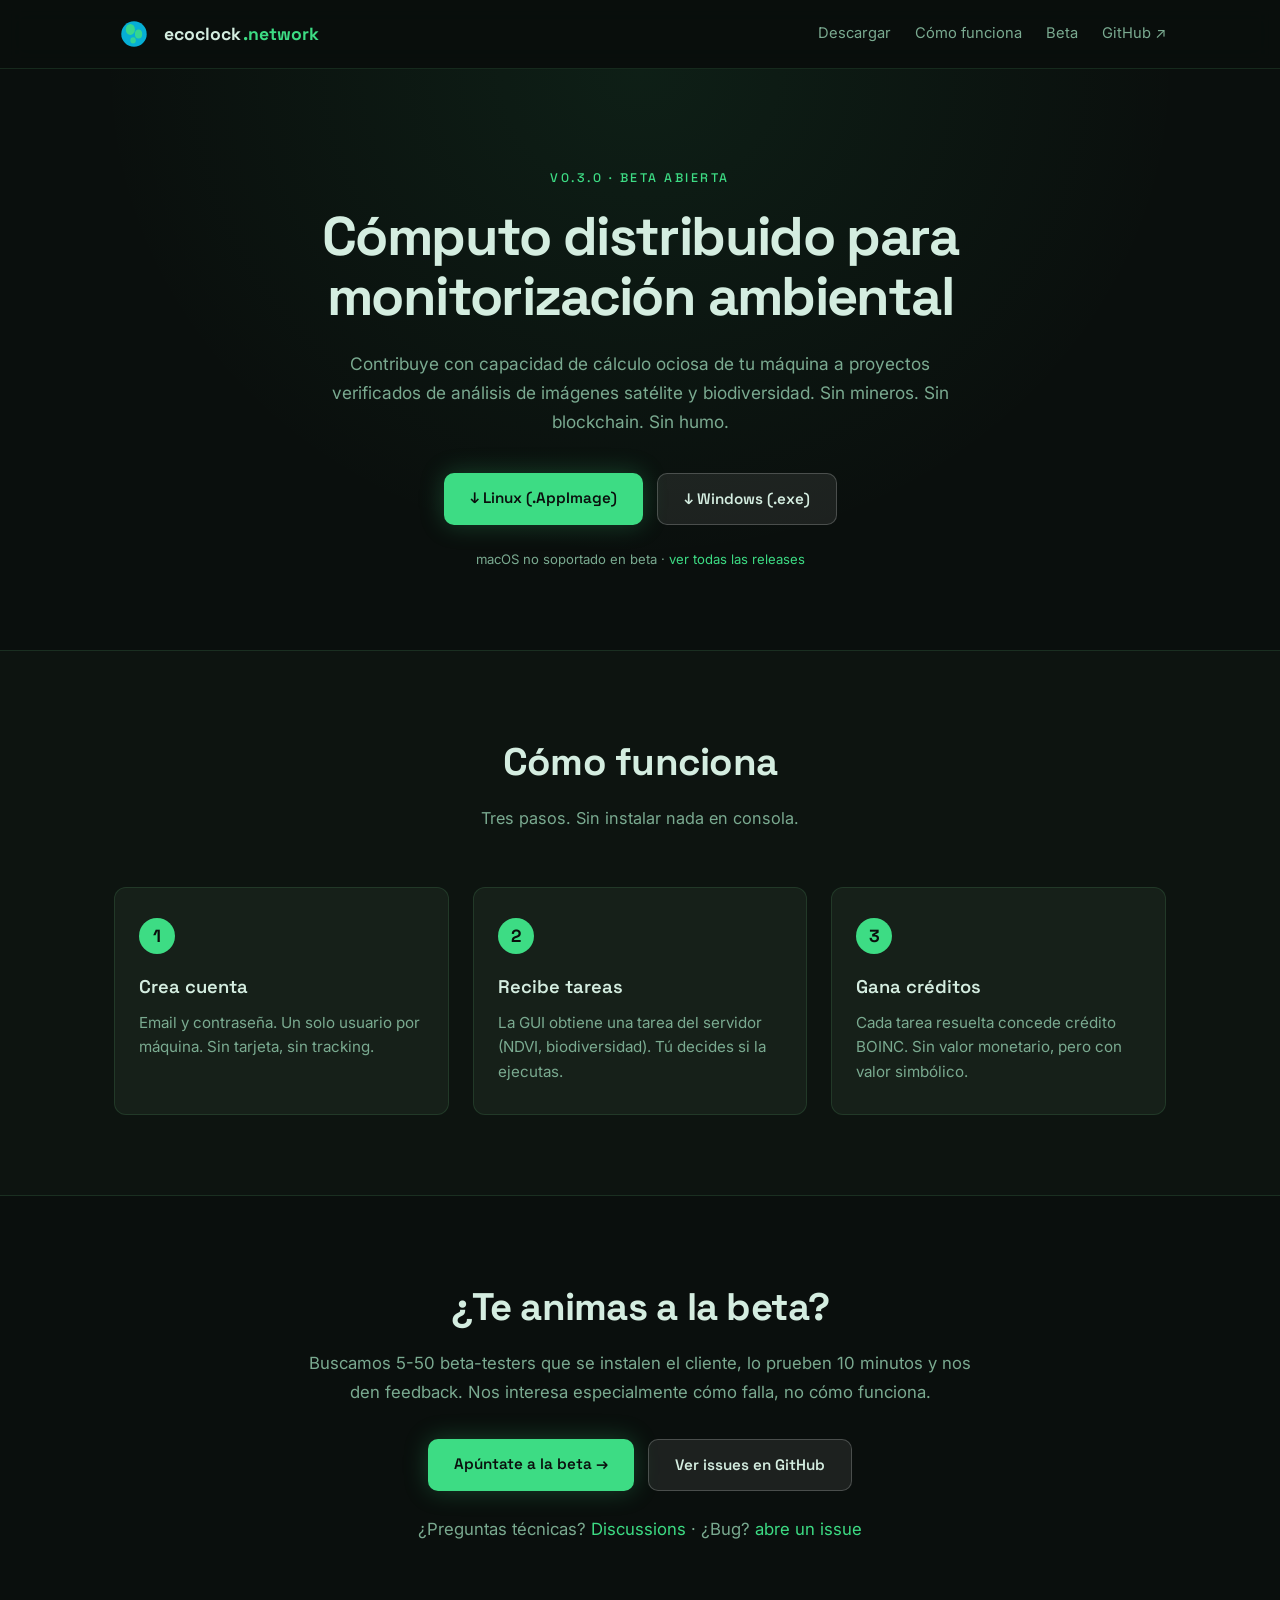
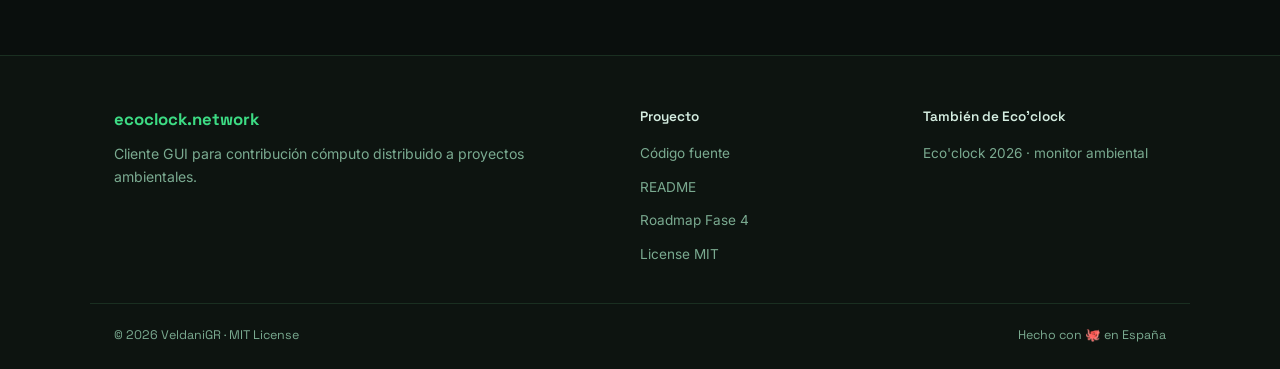
<file: web/index.html>
<!DOCTYPE html>                                                                                                                                                                                                   
  <html lang="es">                                                                                                                                                                                                  
  <head>                                                                                                                                                                                                            
  <meta charset="UTF-8"/>                                                                                                                                                                                           
  <meta name="viewport" content="width=device-width, initial-scale=1.0"/>                                                                                                                                           
  <meta name="description" content="Ecoclock Network — cliente GUI para contribuir con cómputo distribuido a proyectos de monitorización ambiental."/>                                                              
  <title>Ecoclock Network — Cliente GUI</title>                                                                                                                                                                     
  <link rel="stylesheet" href="styles.css"/>                                                                                                                                                                        
  <link rel="preconnect" href="https://fonts.googleapis.com"/>                                                                                                                                                      
  <link rel="preconnect" href="https://fonts.gstatic.com" crossorigin/>                                                                                                                                             
  <link href="https://fonts.googleapis.com/css2?family=Space+Grotesk:wght@400;500;600;700&family=Inter:wght@300;400;500;600&display=swap" rel="stylesheet"/>                                                        
  </head>                                                                                                                                                                                                           
  <body>                                                                                                                                                                                                            
                                                                                                                                                                                                                    
  <header class="site-header">                                                                                                                                                                                      
    <div class="container header-inner">                                                                                                                                                                            
      <a href="." class="logo">                                                                                                                                                                                     
        <svg viewBox="0 0 44 44" width="40" height="40" aria-hidden="true">                                                                                                                                         
          <circle cx="22" cy="22" r="14" fill="#06aed5"/>                                                                                                                                                           
          <ellipse cx="18" cy="17" rx="5" ry="6" fill="#3ddc84" opacity="0.9"/>                                                                                                                                     
          <ellipse cx="27" cy="22" rx="4" ry="5" fill="#3ddc84" opacity="0.85"/>                                                                                                                                    
          <ellipse cx="21" cy="29" rx="3" ry="3.5" fill="#3ddc84" opacity="0.8"/>                                                                                                                                   
        </svg>                                                                                                                                                                                                      
        <span class="logo-text">ecoclock<span class="logo-text-accent">.network</span></span>                                                                                                                       
      </a>                                                                                                                                                                                                          
      <nav class="header-nav">                                                                                                                                                                                      
        <a href="#download">Descargar</a>                                                                                                                                                                           
        <a href="#how">Cómo funciona</a>                                                                                                                                                                            
        <a href="#beta">Beta</a>                                                                                                                                                                                    
        <a href="https://github.com/VeldaniGR/ecoclock-network" target="_blank" rel="noopener">GitHub ↗</a>                                                                                                         
      </nav>                                                                                                                                                                                                        
    </div>                                                                                                                                                                                                          
  </header>                                                                                                                                                                                                         
                                                                                                                                                                                                                    
  <main>                                                                                                                                                                                                            
    <section class="hero">                                                                                                                                                                                          
      <div class="container hero-inner">                                                                                                                                                                            
        <p class="hero-eyebrow">v0.3.0 · Beta abierta</p>                                                                                                                                                           
        <h1 class="hero-title">Cómputo distribuido para monitorización ambiental</h1>                                                                                                                               
        <p class="hero-subtitle">                                                                                                                                                                                   
          Contribuye con capacidad de cálculo ociosa de tu máquina a proyectos verificados de análisis de imágenes satélite y biodiversidad. Sin mineros. Sin blockchain. Sin humo.                                 
        </p>                                                                                                                                                                                                        
        <div class="hero-cta" id="download">                                                                                                                                                                        
          <a href="https://github.com/VeldaniGR/ecoclock-network/releases" class="btn btn-primary" target="_blank" rel="noopener">↓ Linux (.AppImage)</a>                                                           
          <a href="https://github.com/VeldaniGR/ecoclock-network/releases" class="btn btn-secondary" target="_blank" rel="noopener">↓ Windows (.exe)</a>                                                            
        </div>                                                                                                                                                                                                      
        <p class="hero-meta">                                                                                                                                                                                       
          macOS no soportado en beta · <a href="https://github.com/VeldaniGR/ecoclock-network/releases" target="_blank" rel="noopener">ver todas las releases</a>                                                   
        </p>                                                                                                                                                                                                        
      </div>                                                                                                                                                                                                        
    </section>                                                                                                                                                                                                      
                                                                                                                                                                                                                    
    <section class="how" id="how">                                                                                                                                                                                  
      <div class="container">                                                                                                                                                                                       
        <h2 class="section-title">Cómo funciona</h2>                                                                                                                                                                
        <p class="section-subtitle">Tres pasos. Sin instalar nada en consola.</p>                                                                                                                                   
        <div class="steps">                                                                                                                                                                                         
          <div class="step">                                                                                                                                                                                        
            <div class="step-num">1</div>                                                                                                                                                                           
            <h3>Crea cuenta</h3>                                                                                                                                                                                    
            <p>Email y contraseña. Un solo usuario por máquina. Sin tarjeta, sin tracking.</p>                                                                                                                      
          </div>                                                                                                                                                                                                    
          <div class="step">                                                                                                                                                                                        
            <div class="step-num">2</div>                                                                                                                                                                           
            <h3>Recibe tareas</h3>                                                                                                                                                                                  
            <p>La GUI obtiene una tarea del servidor (NDVI, biodiversidad). Tú decides si la ejecutas.</p>                                                                                                          
          </div>                                                                                                                                                                                                    
          <div class="step">                                                                                                                                                                                        
            <div class="step-num">3</div>                                                                                                                                                                           
            <h3>Gana créditos</h3>                                                                                                                                                                                  
            <p>Cada tarea resuelta concede crédito BOINC. Sin valor monetario, pero con valor simbólico.</p>                                                                                                        
          </div>                                                                                                                                                                                                    
        </div>                                                                                                                                                                                                      
      </div>                                                                                                                                                                                                        
    </section>                                                                                                                                                                                                      
                                                                                                                                                                                                                    
    <section class="beta" id="beta">                                                                                                                                                                                
      <div class="container beta-inner">                                                                                                                                                                            
        <h2 class="section-title">¿Te animas a la beta?</h2>                                                                                                                                                        
        <p>                                                                                                                                                                                                         
          Buscamos 5-50 beta-testers que se instalen el cliente, lo prueben 10 minutos y nos den feedback. Nos interesa especialmente cómo falla, no cómo funciona.                                                 
        </p>                                                                                                                                                                                                        
        <div class="beta-cta">                                                                                                                                                                                      
          <a href="https://forms.gle/PLACEHOLDER" class="btn btn-primary" target="_blank" rel="noopener">Apúntate a la beta →</a>                                                                                   
          <a href="https://github.com/VeldaniGR/ecoclock-network/issues" class="btn btn-secondary" target="_blank" rel="noopener">Ver issues en GitHub</a>                                                          
        </div>                                                                                                                                                                                                      
        <p class="beta-meta">                                                                                                                                                                                       
          ¿Preguntas técnicas? <a href="https://github.com/VeldaniGR/ecoclock-network/discussions">Discussions</a> · ¿Bug? <a href="https://github.com/VeldaniGR/ecoclock-network/issues/new">abre un issue</a>     
        </p>                                                                                                                                                                                                        
      </div>                                                                                                                                                                                                        
    </section>                                                                                                                                                                                                      
  </main>                                                                                                                                                                                                           
                                                                                                                                                                                                                    
  <footer class="site-footer">                                                                                                                                                                                      
    <div class="container footer-inner">                                                                                                                                                                            
      <div>                                                                                                                                                                                                         
        <div class="footer-brand">ecoclock.network</div>                                                                                                                                                            
        <p class="footer-text">Cliente GUI para contribución cómputo distribuido a proyectos ambientales.</p>                                                                                                       
      </div>                                                                                                                                                                                                        
      <div>                                                                                                                                                                                                         
        <div class="footer-col-title">Proyecto</div>                                                                                                                                                                
        <ul>                                                                                                                                                                                                        
          <li><a href="https://github.com/VeldaniGR/ecoclock-network">Código fuente</a></li>                                                                                                                        
          <li><a href="https://github.com/VeldaniGR/ecoclock-network/blob/main/README.md">README</a></li>                                                                                                           
          <li><a href="https://github.com/VeldaniGR/ecoclock-network/blob/main/docs/fase4.md">Roadmap Fase 4</a></li>                                                                                               
          <li><a href="https://github.com/VeldaniGR/ecoclock-network/blob/main/LICENSE">License MIT</a></li>                                                                                                        
        </ul>                                                                                                                                                                                                       
      </div>                                                                                                                                                                                                        
      <div>                                                                                                                                                                                                         
        <div class="footer-col-title">También de Eco'clock</div>                                                                                                                                                    
        <ul>                                                                                                                                                                                                        
          <li><a href="https://ecoclock.org">Eco'clock 2026 · monitor ambiental</a></li>                                                                                                                            
        </ul>                                                                                                                                                                                                       
      </div>                                                                                                                                                                                                        
    </div>                                                                                                                                                                                                          
    <div class="container footer-bottom">                                                                                                                                                                           
      <span>© 2026 VeldaniGR · MIT License</span>                                                                                                                                                                   
      <span>Hecho con 🐙 en España</span>                                                                                                                                                                           
    </div>                                                                                                                                                                                                          
  </footer>                                                                                                                                                                                                         
                                                                                                                                                                                                                    
  </body>                                                                                                                                                                                                           
  </html>
</file>
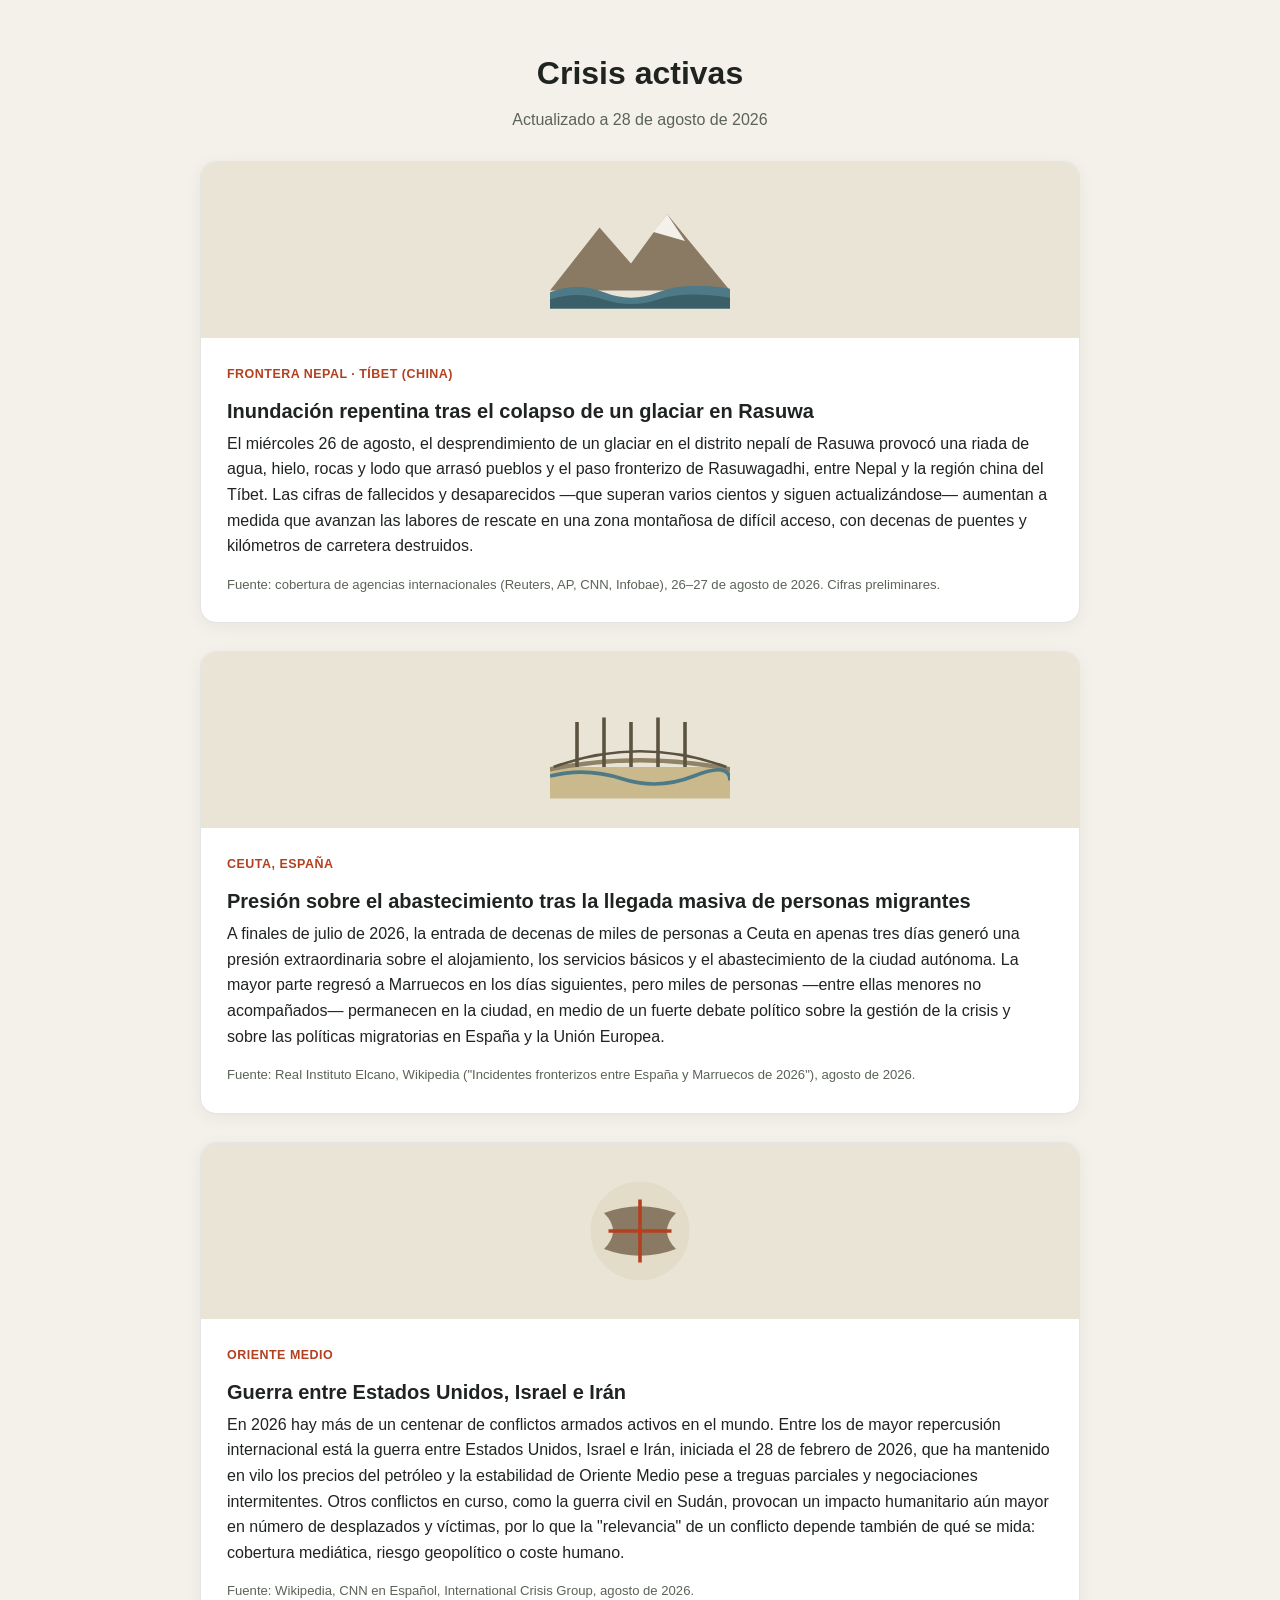
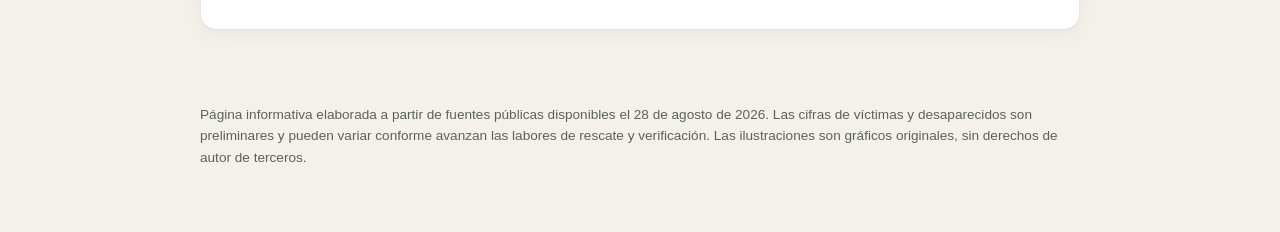
<file: web/crisis-activas.html>
<!DOCTYPE html>
<html lang="es">
<head>
<meta charset="UTF-8">
<meta name="viewport" content="width=device-width, initial-scale=1">
<title>Crisis activas — 28 de agosto de 2026</title>
<style>
  :root{
    --bg:#f4f1ea;
    --card:#ffffff;
    --ink:#1f2420;
    --ink-dim:#5b6357;
    --accent:#b3401f;
    --border:rgba(31,36,32,.12);
  }
  *{box-sizing:border-box}
  body{
    margin:0; font-family:"Segoe UI",Roboto,Helvetica,Arial,sans-serif;
    background:var(--bg); color:var(--ink); line-height:1.6;
  }
  header{
    padding:48px 24px 28px; text-align:center;
  }
  header h1{margin:0 0 8px; font-size:2rem}
  header p{margin:0; color:var(--ink-dim)}
  main{
    max-width:920px; margin:0 auto; padding:0 20px 60px;
    display:grid; gap:28px;
  }
  .crisis-card{
    background:var(--card); border:1px solid var(--border); border-radius:16px;
    overflow:hidden; box-shadow:0 4px 18px rgba(0,0,0,.05);
  }
  .crisis-img{
    background:#eae4d6; display:flex; align-items:center; justify-content:center;
    padding:28px;
  }
  .crisis-img svg{width:180px; height:120px}
  .crisis-body{padding:22px 26px 26px}
  .crisis-body h2{margin:0 0 4px; font-size:1.25rem}
  .crisis-body .place{
    display:inline-block; font-size:.78rem; letter-spacing:.04em; text-transform:uppercase;
    color:var(--accent); font-weight:700; margin-bottom:10px;
  }
  .crisis-body p{margin:0 0 12px; color:var(--ink)}
  .source{font-size:.82rem; color:var(--ink-dim)}
  footer{
    max-width:920px; margin:0 auto; padding:0 20px 50px; color:var(--ink-dim); font-size:.85rem;
  }
</style>
</head>
<body>

<header>
  <h1>Crisis activas</h1>
  <p>Actualizado a 28 de agosto de 2026</p>
</header>

<main>

  <article class="crisis-card">
    <div class="crisis-img">
      <svg viewBox="0 0 200 130" xmlns="http://www.w3.org/2000/svg">
        <polygon points="0,110 55,40 90,80 130,25 200,110" fill="#8a7a63"/>
        <polygon points="115,45 130,25 150,55" fill="#f4f1ea"/>
        <path d="M0,112 Q30,100 60,112 T120,112 T200,108 V130 H0 Z" fill="#4d7a86"/>
        <path d="M0,120 Q30,110 60,120 T120,120 T200,118 V130 H0 Z" fill="#3a5f69"/>
      </svg>
    </div>
    <div class="crisis-body">
      <span class="place">Frontera Nepal · Tíbet (China)</span>
      <h2>Inundación repentina tras el colapso de un glaciar en Rasuwa</h2>
      <p>El miércoles 26 de agosto, el desprendimiento de un glaciar en el distrito nepalí de Rasuwa provocó una riada de agua, hielo, rocas y lodo que arrasó pueblos y el paso fronterizo de Rasuwagadhi, entre Nepal y la región china del Tíbet. Las cifras de fallecidos y desaparecidos —que superan varios cientos y siguen actualizándose— aumentan a medida que avanzan las labores de rescate en una zona montañosa de difícil acceso, con decenas de puentes y kilómetros de carretera destruidos.</p>
      <span class="source">Fuente: cobertura de agencias internacionales (Reuters, AP, CNN, Infobae), 26–27 de agosto de 2026. Cifras preliminares.</span>
    </div>
  </article>

  <article class="crisis-card">
    <div class="crisis-img">
      <svg viewBox="0 0 200 130" xmlns="http://www.w3.org/2000/svg">
        <rect x="0" y="95" width="200" height="35" fill="#c9b98c"/>
        <path d="M0,95 Q100,75 200,95 V100 Q100,80 0,100 Z" fill="#8f8265"/>
        <g stroke="#5b5340" stroke-width="4">
          <line x1="30" y1="95" x2="30" y2="45"/>
          <line x1="60" y1="95" x2="60" y2="40"/>
          <line x1="90" y1="95" x2="90" y2="45"/>
          <line x1="120" y1="95" x2="120" y2="40"/>
          <line x1="150" y1="95" x2="150" y2="45"/>
        </g>
        <path d="M4,95 Q100,60 196,95" fill="none" stroke="#5b5340" stroke-width="3"/>
        <path d="M0,105 Q40,95 80,108 T160,105 T200,110" fill="none" stroke="#4d7a86" stroke-width="4"/>
      </svg>
    </div>
    <div class="crisis-body">
      <span class="place">Ceuta, España</span>
      <h2>Presión sobre el abastecimiento tras la llegada masiva de personas migrantes</h2>
      <p>A finales de julio de 2026, la entrada de decenas de miles de personas a Ceuta en apenas tres días generó una presión extraordinaria sobre el alojamiento, los servicios básicos y el abastecimiento de la ciudad autónoma. La mayor parte regresó a Marruecos en los días siguientes, pero miles de personas —entre ellas menores no acompañados— permanecen en la ciudad, en medio de un fuerte debate político sobre la gestión de la crisis y sobre las políticas migratorias en España y la Unión Europea.</p>
      <span class="source">Fuente: Real Instituto Elcano, Wikipedia ("Incidentes fronterizos entre España y Marruecos de 2026"), agosto de 2026.</span>
    </div>
  </article>

  <article class="crisis-card">
    <div class="crisis-img">
      <svg viewBox="0 0 200 130" xmlns="http://www.w3.org/2000/svg">
        <circle cx="100" cy="65" r="55" fill="#e3dcc9"/>
        <path d="M60,45 Q100,30 140,45 Q120,65 140,85 Q100,100 60,85 Q80,65 60,45Z" fill="#8a7a63"/>
        <line x1="100" y1="30" x2="100" y2="100" stroke="#b3401f" stroke-width="4"/>
        <line x1="65" y1="65" x2="135" y2="65" stroke="#b3401f" stroke-width="4"/>
      </svg>
    </div>
    <div class="crisis-body">
      <span class="place">Oriente Medio</span>
      <h2>Guerra entre Estados Unidos, Israel e Irán</h2>
      <p>En 2026 hay más de un centenar de conflictos armados activos en el mundo. Entre los de mayor repercusión internacional está la guerra entre Estados Unidos, Israel e Irán, iniciada el 28 de febrero de 2026, que ha mantenido en vilo los precios del petróleo y la estabilidad de Oriente Medio pese a treguas parciales y negociaciones intermitentes. Otros conflictos en curso, como la guerra civil en Sudán, provocan un impacto humanitario aún mayor en número de desplazados y víctimas, por lo que la "relevancia" de un conflicto depende también de qué se mida: cobertura mediática, riesgo geopolítico o coste humano.</p>
      <span class="source">Fuente: Wikipedia, CNN en Español, International Crisis Group, agosto de 2026.</span>
    </div>
  </article>

</main>

<footer>
  <p>Página informativa elaborada a partir de fuentes públicas disponibles el 28 de agosto de 2026. Las cifras de víctimas y desaparecidos son preliminares y pueden variar conforme avanzan las labores de rescate y verificación. Las ilustraciones son gráficos originales, sin derechos de autor de terceros.</p>
</footer>

</body>
</html>
</file>
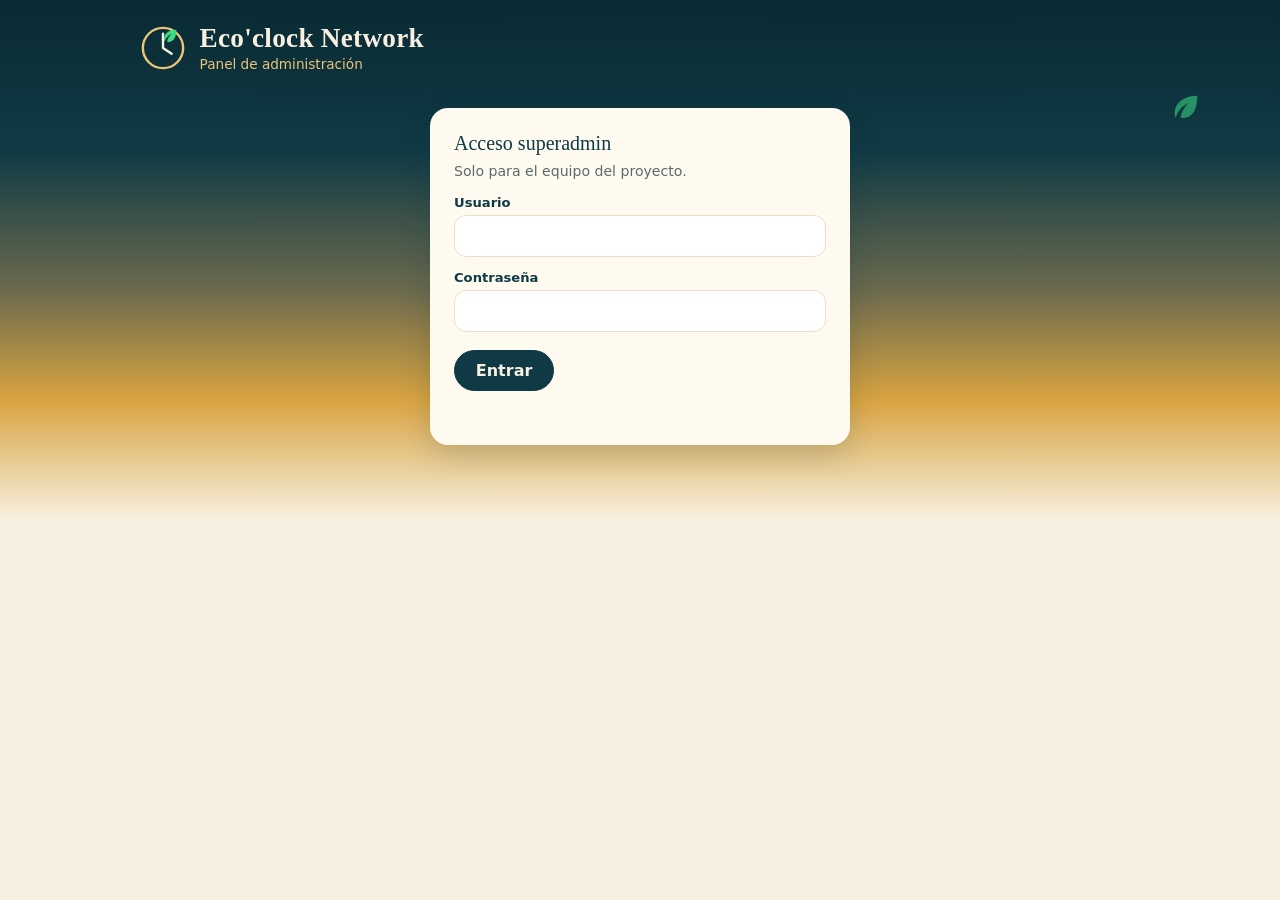
<file: server/app/static/admin.html>
<!DOCTYPE html>
<html lang="es">
<head>
  <meta charset="utf-8" />
  <meta name="viewport" content="width=device-width, initial-scale=1" />
  <meta name="robots" content="noindex, nofollow" />
  <title>Eco'clock — Admin</title>
  <style>
    :root {
      --petrol: #0f3a45;
      --petrol-deep: #0a2a33;
      --ocre: #d9a441;
      --ocre-soft: #ecc57a;
      --crema: #f7f0e0;
      --crema-deep: #eadfc6;
      --paper: #fffaf0;
      --ink: #1d2b2e;
      --ink-soft: #5b6a6c;
      --leaf: #3ddc84;
      --leaf-deep: #1f9d57;
      --danger: #b3261e;
      --radius: 18px;
      --serif: "Iowan Old Style", "Palatino Linotype", Palatino, Georgia, serif;
      --sans: system-ui, -apple-system, "Segoe UI", Roboto, sans-serif;
    }

    * { box-sizing: border-box; }

    html { min-height: 100%; }
    body {
      margin: 0;
      min-height: 100vh;
      font-family: var(--sans);
      color: var(--ink);
      /* Crepúsculo: del azul petróleo de la noche al ocre del horizonte y la crema del día */
      background:
        linear-gradient(180deg,
          var(--petrol-deep) 0,
          var(--petrol) 150px,
          #6b6a4e 290px,
          var(--ocre) 400px,
          var(--crema) 520px) no-repeat,
        var(--crema);
      overflow-x: hidden;
    }

    .wrap { max-width: 1040px; margin: 0 auto; padding: 1.5rem 1.25rem 3rem; position: relative; z-index: 1; }

    /* Cabecera */
    .brand { display: flex; align-items: center; gap: 0.85rem; color: var(--crema); margin-bottom: 2.25rem; }
    .brand svg { width: 46px; height: 46px; flex: none; }
    .brand h1 { margin: 0; font-family: var(--serif); font-weight: 600; font-size: 1.7rem; letter-spacing: 0.01em; line-height: 1.1; }
    .brand p { margin: 0.15rem 0 0; font-size: 0.85rem; color: var(--ocre-soft); }

    /* Hoja flotante discreta */
    .leaf {
      position: fixed; right: 6%; top: 90px; width: 34px; height: 34px; z-index: 0;
      opacity: 0.55; pointer-events: none;
      animation: float 9s ease-in-out infinite;
    }
    @keyframes float {
      0%, 100% { transform: translateY(0) rotate(-8deg); }
      50% { transform: translateY(18px) rotate(10deg); }
    }
    @media (prefers-reduced-motion: reduce) { .leaf { animation: none; } }

    /* Paneles */
    .panel {
      background: var(--paper);
      border-radius: var(--radius);
      padding: 1.5rem;
      box-shadow: 0 10px 30px rgba(10, 42, 51, 0.18);
      margin-bottom: 1.25rem;
    }

    #loginPanel { max-width: 420px; margin: 1rem auto 0; }
    #loginPanel .lead { margin: 0 0 0.5rem; font-family: var(--serif); font-size: 1.25rem; color: var(--petrol); }
    #loginPanel .hint { margin: 0 0 1rem; font-size: 0.88rem; color: var(--ink-soft); }

    label { display: block; font-size: 0.82rem; font-weight: 600; color: var(--petrol); margin-top: 0.85rem; }
    input {
      width: 100%; padding: 0.65rem 0.8rem; margin-top: 0.3rem;
      font: inherit; color: var(--ink);
      background: #fff; border: 1.5px solid var(--crema-deep); border-radius: 12px;
    }
    input:focus-visible { outline: 3px solid rgba(61, 220, 132, 0.45); border-color: var(--leaf-deep); }

    button {
      margin-top: 1.1rem; padding: 0.65rem 1.3rem; cursor: pointer;
      font: inherit; font-weight: 600;
      border-radius: 999px; border: 1.5px solid var(--petrol);
      background: var(--petrol); color: var(--crema);
      transition: background 0.15s, transform 0.15s;
    }
    button:hover { background: var(--petrol-deep); }
    button:active { transform: translateY(1px); }
    button:focus-visible { outline: 3px solid var(--leaf); outline-offset: 2px; }
    button.secondary { margin-top: 0; background: transparent; color: var(--petrol); }
    button.secondary:hover { background: var(--crema-deep); }

    .err { color: var(--danger); font-size: 0.9rem; min-height: 1.2em; margin: 0.75rem 0 0; }
    .ok { color: var(--leaf-deep); }

    #dashboard { display: none; }

    .session { display: flex; justify-content: space-between; align-items: center; gap: 1rem; flex-wrap: wrap; padding: 0.9rem 1.25rem; }
    #who { display: flex; align-items: center; gap: 0.6rem; font-size: 0.92rem; color: var(--ink-soft); }
    #who::before {
      content: ""; width: 10px; height: 10px; border-radius: 50%;
      background: var(--leaf); box-shadow: 0 0 0 4px rgba(61, 220, 132, 0.25);
    }

    /* Tarjetas de estadísticas */
    .row { display: grid; grid-template-columns: repeat(auto-fit, minmax(150px, 1fr)); gap: 0.9rem; margin: 1.25rem 0; }
    .card {
      background: var(--paper); border-radius: var(--radius); padding: 1.1rem 1.25rem;
      box-shadow: 0 6px 18px rgba(10, 42, 51, 0.12);
      border-top: 4px solid var(--ocre);
    }
    .card.live { border-top-color: var(--leaf); }
    .card b { display: block; font-family: var(--serif); font-size: 2.1rem; font-weight: 600; color: var(--petrol); line-height: 1.1; }
    .card span { font-size: 0.82rem; color: var(--ink-soft); }

    /* Tabla */
    .table-wrap { overflow-x: auto; border-radius: var(--radius); box-shadow: 0 6px 18px rgba(10, 42, 51, 0.12); background: var(--paper); }
    table { width: 100%; border-collapse: collapse; min-width: 900px; }
    th, td { text-align: left; padding: 0.75rem 0.9rem; font-size: 0.9rem; border-bottom: 1px solid var(--crema-deep); }
    th { background: var(--petrol); color: var(--crema); font-weight: 600; font-size: 0.82rem; white-space: nowrap; }
    tbody tr:last-child td { border-bottom: 0; }
    tbody tr:hover { background: #fbf3df; }
    td.num { font-variant-numeric: tabular-nums; }

    .badge { display: inline-block; padding: 0.15rem 0.6rem; border-radius: 999px; font-size: 0.78rem; font-weight: 600; background: var(--crema-deep); color: var(--petrol); }
    .badge.super { background: var(--ocre); color: var(--petrol-deep); }
    .muted { color: #9aa5a6; }

    #dashMsg { margin: 0.9rem 0 0; font-size: 0.9rem; }

    [hidden] { display: none !important; }

    /* Pestañas */
    .tabs { display: flex; gap: 0.5rem; margin: 1.25rem 0 0; }
    button.tab { margin-top: 0; background: rgba(255, 250, 240, 0.75); color: var(--petrol); border-color: transparent; }
    button.tab:hover { background: var(--paper); }
    button.tab.active { background: var(--petrol); color: var(--crema); border-color: var(--petrol); }
    .count { display: inline-block; min-width: 1.4em; padding: 0 0.4em; margin-left: 0.35rem; border-radius: 999px; background: var(--leaf); color: var(--petrol-deep); font-size: 0.78rem; text-align: center; }

    /* Buzón de contacto */
    .inbox { display: grid; grid-template-columns: minmax(240px, 320px) 1fr; gap: 1rem; margin-top: 1.25rem; align-items: start; }
    .inbox .panel { margin-bottom: 0; }
    .filters { display: flex; gap: 0.4rem; margin-bottom: 0.75rem; flex-wrap: wrap; }
    button.chip { margin-top: 0; padding: 0.3rem 0.8rem; font-size: 0.82rem; background: transparent; color: var(--petrol); }
    button.chip.active { background: var(--petrol); color: var(--crema); }
    #threadList { list-style: none; margin: 0; padding: 0; display: grid; gap: 0.4rem; }
    button.thread-item {
      margin-top: 0; width: 100%; text-align: left; display: grid; gap: 0.15rem;
      padding: 0.6rem 0.8rem; border-radius: 12px; background: #fff; color: var(--ink);
      border: 1.5px solid var(--crema-deep); font-weight: 400;
    }
    button.thread-item:hover { background: #fbf3df; }
    button.thread-item b { font-weight: 600; overflow: hidden; text-overflow: ellipsis; white-space: nowrap; }
    button.thread-item span, button.thread-item small { color: var(--ink-soft); font-size: 0.8rem; overflow: hidden; text-overflow: ellipsis; white-space: nowrap; }
    button.thread-item.unread { border-left: 5px solid var(--leaf); }
    button.thread-item.unread b { color: var(--petrol); }
    button.thread-item.active { border-color: var(--petrol); background: #fbf3df; }
    .thread-head { display: flex; justify-content: space-between; gap: 1rem; align-items: flex-start; flex-wrap: wrap; }
    .thread-head h2 { margin: 0; font-family: var(--serif); font-size: 1.25rem; color: var(--petrol); overflow-wrap: anywhere; }
    .thread-head p { margin: 0.2rem 0 0; font-size: 0.88rem; }
    .msgs { display: grid; gap: 0.75rem; margin: 1rem 0; }
    .msg { border-radius: 14px; padding: 0.7rem 0.9rem; background: #fff; border: 1.5px solid var(--crema-deep); }
    .msg.out { background: #eef8f1; border-color: #bfe6cd; }
    .msg.note { background: #fff6dc; border-style: dashed; }
    .msg-meta { display: flex; justify-content: space-between; gap: 1rem; font-size: 0.8rem; color: var(--ink-soft); margin-bottom: 0.35rem; flex-wrap: wrap; }
    /* El contenido de los correos es texto no confiable: solo se muestra como texto */
    .msg-body { white-space: pre-wrap; overflow-wrap: anywhere; font-size: 0.92rem; }
    textarea {
      width: 100%; padding: 0.65rem 0.8rem; margin-top: 0.3rem; font: inherit; color: var(--ink);
      background: #fff; border: 1.5px solid var(--crema-deep); border-radius: 12px; resize: vertical;
    }
    textarea:focus-visible { outline: 3px solid rgba(61, 220, 132, 0.45); border-color: var(--leaf-deep); }
    .actions { display: flex; gap: 0.6rem; flex-wrap: wrap; }
    .actions button { margin-top: 0.75rem; }
    button:disabled { opacity: 0.6; cursor: default; }
    #contactSearch { margin: 0 0 0.75rem; }
    #valList { list-style: none; margin: 0; padding: 0; display: grid; gap: 0.4rem; }
    .hexmap { display: block; width: 100%; max-width: 440px; margin: 0.75rem 0; background: #0d1b1e; border-radius: 12px; }
    .hexmap .hx.free { cursor: pointer; }
    .hexmap .hx.free:hover polygon { stroke: #d9a441; stroke-width: 2.2; }
    .hexmap text { pointer-events: none; user-select: none; }
    #contactList { list-style: none; margin: 0; padding: 0; display: grid; gap: 0.4rem; }
    .compose-title { margin: 0 0 0.5rem; font-family: var(--serif); font-size: 1.25rem; color: var(--petrol); }
    @media (max-width: 760px) { .inbox { grid-template-columns: 1fr; } }

    @media (max-width: 520px) {
      .brand h1 { font-size: 1.4rem; }
      .leaf { right: 4%; }
    }
  </style>
</head>
<body>
  <svg class="leaf" viewBox="0 0 24 24" aria-hidden="true">
    <path d="M20 4C10 4 4 9.5 4 16c0 1.4.3 2.7.8 3.8C6 15 9 11.5 14 9c-3 2.8-5 6-5.9 10.4.6.2 1.3.3 1.9.3 6.5 0 10-6 10-15.7Z" fill="#3ddc84"/>
  </svg>

  <div class="wrap">
    <header class="brand">
      <svg viewBox="0 0 48 48" aria-hidden="true">
        <circle cx="24" cy="24" r="21" fill="none" stroke="#ecc57a" stroke-width="2.5"/>
        <path d="M24 9v15l9 6" fill="none" stroke="#f7f0e0" stroke-width="2.5" stroke-linecap="round" stroke-linejoin="round"/>
        <path d="M38 5c-8 0-13 4.4-13 9.6 0 1.1.2 2.100.6 3C26.600 14 29 11.200 33 9.200c-2.400 2.200-4 4.800-4.700 8.300.5.100 1 .2 1.500.2 5.200 0 8.200-4.800 8.200-12.700Z" fill="#3ddc84"/>
      </svg>
      <div>
        <h1>Eco'clock Network</h1>
        <p>Panel de administración</p>
      </div>
    </header>

    <section class="panel" id="loginPanel">
      <p class="lead">Acceso superadmin</p>
      <p class="hint">Solo para el equipo del proyecto.</p>
      <label for="username">Usuario</label>
      <input id="username" type="text" autocomplete="username" />
      <label for="password">Contraseña</label>
      <input id="password" type="password" autocomplete="current-password" />
      <div>
        <button id="loginBtn" type="button">Entrar</button>
      </div>
      <p id="loginMsg" class="err" role="alert"></p>
    </section>

    <main id="dashboard">
      <div class="panel session">
        <span id="who"></span>
        <button class="secondary" id="logoutBtn" type="button">Cerrar sesión</button>
      </div>
      <nav class="tabs" aria-label="Secciones">
        <button type="button" class="tab active" data-tab="panel">Panel</button>
        <button type="button" class="tab" data-tab="inbox">Buzón<span id="inboxBadge" class="count" hidden></span></button>
        <button type="button" class="tab" data-tab="validation">Validaciones<span id="valBadge" class="count" hidden></span></button>
      </nav>

      <section id="tab-panel">
      <div class="row" id="cards"></div>
      <div class="table-wrap">
        <table id="users">
          <thead>
            <tr>
              <th>ID</th><th>Usuario</th><th>Correo</th><th>Superadmin</th><th>Nodo</th>
              <th>Rol</th><th>Créditos</th><th>Alta</th><th>Última act.</th>
            </tr>
          </thead>
          <tbody></tbody>
        </table>
      </div>
      <p id="dashMsg" role="status"></p>
      </section>

      <section id="tab-inbox" hidden>
        <div class="inbox">
          <aside class="panel">
            <div class="filters" id="viewSwitch">
              <button type="button" class="chip active" data-view="threads">Conversaciones</button>
              <button type="button" class="chip" data-view="contacts">Contactos</button>
              <button type="button" class="chip" data-action="compose">+ Nuevo mensaje</button>
            </div>

            <div id="threadsPane">
              <div class="filters" id="filters">
                <button type="button" class="chip active" data-status="open">Abiertos</button>
                <button type="button" class="chip" data-status="closed">Cerrados</button>
                <button type="button" class="chip" data-status="all">Todos</button>
              </div>
              <ul id="threadList"></ul>
              <p id="threadsMsg" class="muted"></p>
            </div>

            <div id="contactsPane" hidden>
              <input id="contactSearch" type="search" maxlength="100" placeholder="Buscar por nombre o correo" aria-label="Buscar contactos" />
              <ul id="contactList"></ul>
              <p id="contactsMsg" class="muted"></p>
            </div>
          </aside>
          <article class="panel" id="threadView">
            <p class="muted">Selecciona una conversación.</p>
          </article>
        </div>
      </section>

      <section id="tab-validation" hidden>
        <div class="inbox">
          <aside class="panel">
            <div class="filters" id="valFilters">
              <button type="button" class="chip active" data-status="pending">Pendientes</button>
              <button type="button" class="chip" data-status="validated">Validados</button>
              <button type="button" class="chip" data-status="all">Todos</button>
            </div>
            <ul id="valList"></ul>
            <p id="valMsg" class="muted"></p>
          </aside>
          <article class="panel" id="valView">
            <p class="muted">Selecciona un sobre.</p>
          </article>
        </div>
      </section>
    </main>
  </div>

  <script>
    const API = window.location.origin;
    const KEY = "ecoclock_admin_token";
    const USER_KEY = "ecoclock_admin_user";

    function token() { return sessionStorage.getItem(KEY) || ""; }

    // Escapa texto de la API antes de insertarlo como HTML
    function esc(v) {
      return String(v ?? "").replace(/[&<>"']/g, c => ({
        "&": "&amp;", "<": "&lt;", ">": "&gt;", '"': "&quot;", "'": "&#39;"
      }[c]));
    }

    async function login() {
      const username = document.getElementById("username").value.trim();
      const password = document.getElementById("password").value;
      const msg = document.getElementById("loginMsg");
      msg.textContent = "";
      if (!username || !password) {
        msg.textContent = "Usuario y contraseña obligatorios";
        return;
      }
      try {
        const res = await fetch(API + "/auth/login", {
          method: "POST",
          headers: { "Content-Type": "application/json" },
          body: JSON.stringify({ username, password }),
        });
        const data = await res.json();
        if (!res.ok) throw new Error(data.detail || ("HTTP " + res.status));
        if (!data.access_token) throw new Error("Respuesta sin access_token");
        sessionStorage.setItem(KEY, data.access_token);
        sessionStorage.setItem(USER_KEY, username);
        document.getElementById("password").value = "";
        await showDashboard();
      } catch (e) {
        msg.textContent = String(e.message || e);
      }
    }

    function logout() {
      sessionStorage.removeItem(KEY);
      sessionStorage.removeItem(USER_KEY);
      document.getElementById("dashboard").style.display = "none";
      document.getElementById("loginPanel").style.display = "block";
      document.getElementById("loginMsg").textContent = "";
    }

    async function showDashboard() {
      const t = token();
      if (!t) {
        logout();
        return;
      }
      document.getElementById("loginPanel").style.display = "none";
      document.getElementById("dashboard").style.display = "block";
      document.getElementById("who").textContent =
        "Sesión: " + (sessionStorage.getItem(USER_KEY) || "");

      const headers = { Authorization: "Bearer " + t };
      const dashMsg = document.getElementById("dashMsg");
      dashMsg.textContent = "";
      dashMsg.className = "";

      try {
        const [sRes, uRes] = await Promise.all([
          fetch(API + "/admin/summary", { headers }),
          fetch(API + "/admin/users", { headers }),
        ]);
        if (sRes.status === 403 || uRes.status === 403) {
          throw new Error("No eres superadmin (403)");
        }
        if (!sRes.ok) throw new Error("summary " + sRes.status);
        if (!uRes.ok) throw new Error("users " + uRes.status);

        const summary = await sRes.json();
        const users = await uRes.json();

        const items = [
          ["Usuarios", summary.total_users, false],
          ["Nodos", summary.total_nodes, false],
          ["En nodo", summary.users_in_node, false],
          ["Activos 24h", summary.active_users_24h, true],
          ["Tareas 24h", summary.tasks_completed_24h, true],
          ["Auto 24h", summary.auto_results_24h, true],
        ];
        document.getElementById("cards").innerHTML = items.map(([k, v, live]) =>
          `<div class="card${live ? " live" : ""}"><b>${esc(v)}</b><span>${esc(k)}</span></div>`
        ).join("");

        document.querySelector("#users tbody").innerHTML = (users.users || []).map(u =>
          `<tr>
            <td class="num">${esc(u.id)}</td>
            <td>${esc(u.username)}</td>
            <td>${u.email ? esc(u.email) : '<span class="muted">—</span>'}</td>
            <td>${u.is_superadmin ? '<span class="badge super">sí</span>' : ""}</td>
            <td>${u.node_name ? esc(u.node_name) : '<span class="muted">—</span>'}</td>
            <td>${u.node_role ? '<span class="badge">' + esc(u.node_role) + "</span>" : '<span class="muted">—</span>'}</td>
            <td class="num">${esc(u.credits)}</td>
            <td class="num">${esc((u.created_at || "").slice(0, 10))}</td>
            <td class="num">${u.last_active_at ? esc(u.last_active_at.slice(0, 16).replace("T", " ")) : '<span class="muted">—</span>'}</td>
          </tr>`
        ).join("");

        dashMsg.textContent = users.total + " usuarios";
        dashMsg.className = "ok";
        showTab("panel");
        refreshInboxBadge();
        refreshValidationBadge();
      } catch (e) {
        dashMsg.textContent = String(e.message || e);
        dashMsg.className = "err";
        if (String(e.message || e).includes("403")) logout();
      }
    }

    // ---------------------------------------------------------- Buzón
    const $ = (id) => document.getElementById(id);
    let inboxStatus = "open";
    let currentThread = null;
    let currentContact = "";
    let inboxView = "threads";
    let lastContacts = [];
    let contactTimer = null;

    async function api(path, opts = {}) {
      const headers = { Authorization: "Bearer " + token() };
      if (opts.body) headers["Content-Type"] = "application/json";
      const res = await fetch(API + path, { ...opts, headers });
      let data = null;
      try { data = await res.json(); } catch (_) {}
      if (res.status === 401) { logout(); throw new Error("Sesión caducada"); }
      if (!res.ok) {
        const d = data && data.detail;
        throw new Error(typeof d === "string" ? d : (res.status === 422 ? "Datos no válidos: revisa el correo, el asunto y el texto" : "Error " + res.status));
      }
      return data;
    }

    function fmt(iso) { return iso ? iso.slice(0, 16).replace("T", " ") : ""; }

    function updateBadge(n) {
      const badge = $("inboxBadge");
      badge.textContent = n;
      badge.hidden = !n;
    }

    async function refreshInboxBadge() {
      if (!token()) return;
      try {
        const data = await api("/admin/contact/threads?status=open&limit=1");
        updateBadge(data.unread);
      } catch (_) { /* el panel principal sigue funcionando sin el buzón */ }
    }

    function showTab(name) {
      document.querySelectorAll("button.tab").forEach(b =>
        b.classList.toggle("active", b.dataset.tab === name));
      $("tab-panel").hidden = name !== "panel";
      $("tab-inbox").hidden = name !== "inbox";
      $("tab-validation").hidden = name !== "validation";
      if (name === "inbox") { if (inboxView === "contacts") loadContacts(); else loadThreads(); }
      if (name === "validation") loadEnvelopes();
    }

    async function loadThreads() {
      const list = $("threadList");
      const msg = $("threadsMsg");
      msg.textContent = "";
      try {
        const data = await api("/admin/contact/threads?status=" + inboxStatus);
        updateBadge(data.unread);
        list.innerHTML = data.threads.map(t =>
          `<li><button type="button" class="thread-item${t.is_read ? "" : " unread"}${currentThread === t.id ? " active" : ""}" data-id="${esc(t.id)}">
            <b>${esc(t.subject)}</b>
            <span>${esc(t.contact_name || t.contact_email)}</span>
            <small>${esc(fmt(t.last_message_at))} · ${esc(t.message_count)} msg</small>
          </button></li>`
        ).join("");
        if (!data.threads.length) msg.textContent = "No hay conversaciones.";
      } catch (e) {
        msg.textContent = e.message;
      }
    }

    // El contenido de los correos es no confiable: todo pasa por esc()
    function msgHtml(m) {
      const who = m.direction === "in" ? m.from_addr
        : m.direction === "out" ? "Eco'clock"
        : "Nota interna · " + m.from_addr;
      return `<div class="msg ${esc(m.direction)}">
        <div class="msg-meta"><b>${esc(who)}</b><span>${esc(fmt(m.created_at))}</span></div>
        <div class="msg-body">${esc(m.body_text || "")}</div>
        ${m.auth_summary ? `<small class="muted">${esc(m.auth_summary)}</small>` : ""}
      </div>`;
    }

    async function openThread(id) {
      currentThread = id;
      const view = $("threadView");
      try {
        const data = await api("/admin/contact/threads/" + id);
        const t = data.thread;
        currentContact = t.contact_email;
        const closing = t.status === "open";
        view.innerHTML = `
          <div class="thread-head">
            <div>
              <h2>${esc(t.subject)}</h2>
              <p class="muted">${esc(t.contact_name ? t.contact_name + " · " : "")}${esc(t.contact_email)}</p>
            </div>
            <button type="button" class="secondary" data-action="toggle-status" data-status="${closing ? "closed" : "open"}">${closing ? "Cerrar" : "Reabrir"}</button>
          </div>
          <div class="msgs">${data.messages.map(msgHtml).join("")}</div>
          <label for="replyBody">Tu respuesta (se envía desde la dirección de contacto)</label>
          <textarea id="replyBody" rows="5" maxlength="10000"></textarea>
          <div class="actions">
            <button type="button" data-action="send-reply">Enviar respuesta</button>
            <button type="button" class="secondary" data-action="add-note">Guardar como nota interna</button>
          </div>
          <p id="threadMsg" class="err" role="status"></p>`;
        loadThreads();
        refreshInboxBadge();
      } catch (e) {
        view.innerHTML = `<p class="err">${esc(e.message)}</p>`;
      }
    }

    $("threadList").addEventListener("click", (ev) => {
      const btn = ev.target.closest("button[data-id]");
      if (btn) openThread(Number(btn.dataset.id));
    });

    $("filters").addEventListener("click", (ev) => {
      const btn = ev.target.closest("button[data-status]");
      if (!btn) return;
      inboxStatus = btn.dataset.status;
      document.querySelectorAll("#filters .chip").forEach(b =>
        b.classList.toggle("active", b === btn));
      loadThreads();
    });

    $("threadView").addEventListener("click", async (ev) => {
      const btn = ev.target.closest("button[data-action]");
      if (!btn) return;
      const action = btn.dataset.action;
      if (action !== "send-new" && currentThread === null) return;
      const id = currentThread;
      const note = (text, ok) => {
        const el = $("threadMsg");
        if (!el) return;
        el.className = ok ? "ok" : "err";
        el.textContent = text;
      };
      note("", false);

      try {
        if (action === "send-new") {
          const to = ($("composeTo").value || "").trim();
          const subject = ($("composeSubject").value || "").trim();
          const body = ($("composeBody").value || "").trim();
          if (!to || !subject || !body) {
            note("Completa destinatario, asunto y mensaje.", false);
            return;
          }
          if (!confirm("¿Enviar este mensaje a " + to + "?")) return;
          btn.disabled = true;
          const created = await api("/admin/contact/threads/new", {
            method: "POST",
            body: JSON.stringify({ to_email: to, subject, body }),
          });
          setInboxView("threads");
          await openThread(created.thread_id);
          note("Mensaje enviado.", true);
          return;
        }

        if (action === "toggle-status") {
          await api("/admin/contact/threads/" + id, {
            method: "PATCH",
            body: JSON.stringify({ status: btn.dataset.status }),
          });
          await openThread(id);
          return;
        }

        const body = ($("replyBody").value || "").trim();
        if (!body) { note("Escribe un texto antes de continuar.", false); return; }
        const isReply = action === "send-reply";
        if (isReply && !confirm("¿Enviar esta respuesta a " + currentContact + "?")) return;

        btn.disabled = true;
        await api("/admin/contact/threads/" + id + (isReply ? "/reply" : "/note"), {
          method: "POST",
          body: JSON.stringify({ body }),
        });
        await openThread(id);
        note(isReply ? "Respuesta enviada." : "Nota guardada.", true);
      } catch (e) {
        note(e.message, false);
        btn.disabled = false;
      }
    });

    // ------------------------------------------------ Contactos y mensaje nuevo
    function composeHtml(prefill) {
      const p = prefill || {};
      return `
        <h2 class="compose-title">Nuevo mensaje</h2>
        <label for="composeTo">Para</label>
        <input id="composeTo" type="email" maxlength="320" value="${esc(p.email || "")}" placeholder="persona@ejemplo.com" />
        ${p.name ? `<p class="muted">${esc(p.name)}</p>` : ""}
        <label for="composeSubject">Asunto</label>
        <input id="composeSubject" type="text" maxlength="200" />
        <label for="composeBody">Mensaje</label>
        <textarea id="composeBody" rows="8" maxlength="10000"></textarea>
        <div class="actions">
          <button type="button" data-action="send-new">Enviar</button>
        </div>
        <p id="threadMsg" class="err" role="status"></p>`;
    }

    function setInboxView(view) {
      inboxView = view;
      document.querySelectorAll("#viewSwitch .chip[data-view]").forEach(b =>
        b.classList.toggle("active", b.dataset.view === view));
      $("threadsPane").hidden = view !== "threads";
      $("contactsPane").hidden = view !== "contacts";
      if (view === "contacts") loadContacts(); else loadThreads();
    }

    async function loadContacts() {
      const msg = $("contactsMsg");
      msg.textContent = "";
      try {
        const q = $("contactSearch").value.trim();
        const data = await api("/admin/contact/contacts?limit=100&q=" + encodeURIComponent(q));
        lastContacts = data.contacts;
        $("contactList").innerHTML = data.contacts.map((c, i) =>
          `<li><button type="button" class="thread-item" data-i="${i}">
            <b>${esc(c.name || c.email)}</b>
            <span>${esc(c.name ? c.email : "")}</span>
            <small>${c.kind === "user" ? "Usuario" : "Externo"} · ${esc(c.thread_count)} conv.${c.last_message_at ? " · " + esc(fmt(c.last_message_at)) : ""}</small>
          </button></li>`
        ).join("");
        if (!data.contacts.length) msg.textContent = "Sin resultados.";
        else if (data.total > data.contacts.length)
          msg.textContent = "Mostrando " + data.contacts.length + " de " + data.total + ". Afina la búsqueda.";
      } catch (e) {
        msg.textContent = e.message;
      }
    }

    $("viewSwitch").addEventListener("click", (ev) => {
      const btn = ev.target.closest("button");
      if (!btn) return;
      if (btn.dataset.view) {
        setInboxView(btn.dataset.view);
      } else if (btn.dataset.action === "compose") {
        currentThread = null;
        $("threadView").innerHTML = composeHtml({});
      }
    });

    $("contactList").addEventListener("click", (ev) => {
      const btn = ev.target.closest("button[data-i]");
      if (!btn) return;
      const c = lastContacts[Number(btn.dataset.i)];
      if (!c) return;
      currentThread = null;
      $("threadView").innerHTML = composeHtml({ email: c.email, name: c.name });
    });

    $("contactSearch").addEventListener("input", () => {
      clearTimeout(contactTimer);
      contactTimer = setTimeout(loadContacts, 300);
    });

    // ------------------------------------------- Validaciones (hexágono dorado)
    const HEX = { cols: 10, rows: 10, r: 18 };
    const HEX_COLORS = { glacier: "#5B9EA6", gold: "#FFB300", forest: "#4CAF50" };
    let valFilter = "pending";
    let valEnvelopes = [];
    let valCurrent = null;   // { env, map }
    let valSelected = null;  // código elegido para el dorado

    function hexPoints(cx, cy, r) {
      const pts = [];
      for (let i = 0; i < 6; i++) {
        const a = -Math.PI / 6 + i * Math.PI / 3;
        pts.push((cx + r * Math.cos(a)).toFixed(1) + "," + (cy + r * Math.sin(a)).toFixed(1));
      }
      return pts.join(" ");
    }

    // Misma geometría que la GUI y la APK. Todo lo que se escribe aquí son
    // constantes o códigos calculados (A1..J10): nada viene de datos externos.
    function hexMapSvg(hexes, selected, interactive) {
      const r = HEX.r, horiz = r * Math.sqrt(3), vert = r * 1.5, o = 12 + r;
      const w = (HEX.cols - 1) * horiz + 2 * r + 24;
      const h = (HEX.rows - 1) * vert + 2 * r + 24;
      const owned = {};
      hexes.forEach(x => { owned[String(x.hex_code).toUpperCase()] = x; });
      let cells = "";
      for (let row = 0; row < HEX.rows; row++) {
        for (let col = 0; col < HEX.cols; col++) {
          const code = String.fromCharCode(65 + row) + (col + 1);
          const cx = o + col * horiz + (row % 2 ? horiz / 2 : 0);
          const cy = o + row * vert;
          const hit = owned[code];
          const isSel = code === selected;
          let cls = "hx", fill = "#1A2F34", stroke = "rgba(91,158,166,0.45)", text = "rgba(255,255,255,0.45)", opacity = 1;
          if (hit) {
            const c = HEX_COLORS[hit.color] || HEX_COLORS.glacier;
            fill = c; stroke = c; text = "#fff"; opacity = 0.85; cls += " owned";
          } else if (interactive) {
            cls += " free";
          }
          if (isSel) { fill = HEX_COLORS.gold; stroke = "#fff"; text = "#fff"; opacity = 1; cls += " sel"; }
          cells += `<g class="${cls}" data-code="${code}">` +
            `<polygon points="${hexPoints(cx, cy, r)}" fill="${fill}" fill-opacity="${opacity}" stroke="${stroke}" stroke-width="${isSel ? 2.6 : 1.4}"/>` +
            `<text x="${cx.toFixed(1)}" y="${(cy + 3).toFixed(1)}" text-anchor="middle" font-size="8" font-weight="600" fill="${text}">${code}</text></g>`;
        }
      }
      return `<svg class="hexmap" viewBox="0 0 ${w.toFixed(0)} ${h.toFixed(0)}" role="img" aria-label="Mapa de hexágonos">${cells}</svg>`;
    }

    async function refreshValidationBadge() {
      if (!token()) return;
      try {
        const data = await api("/admin/validation/envelopes?status=pending&limit=200");
        const n = data.envelopes.length;
        const badge = $("valBadge");
        badge.textContent = n;
        badge.hidden = !n;
      } catch (_) { /* el resto del panel sigue funcionando */ }
    }

    function renderEnvelopeList() {
      $("valList").innerHTML = valEnvelopes.map(e =>
        `<li><button type="button" class="thread-item${valCurrent && valCurrent.env.id === e.id ? " active" : ""}${e.validated_at ? "" : " unread"}" data-id="${esc(e.id)}">
          <b>${esc(e.username)}</b>
          <span>${esc(e.expedition_slug)} · ${esc(e.validated_at ? "validado" : e.status)}</span>
          <small>${esc(fmt(e.sent_at || e.ready_at))} · ${esc(e.hex_count_at_ready)} hex · ${esc(e.task_count_at_ready)} tareas</small>
        </button></li>`
      ).join("");
    }

    async function loadEnvelopes() {
      const msg = $("valMsg");
      msg.textContent = "";
      try {
        const data = await api("/admin/validation/envelopes?status=" + valFilter + "&limit=100");
        valEnvelopes = data.envelopes;
        renderEnvelopeList();
        if (!valEnvelopes.length) msg.textContent = "No hay sobres en esta lista.";
      } catch (e) {
        msg.textContent = e.message;
      }
    }

    function renderEnvelope() {
      const { env, map } = valCurrent;
      const done = !!env.validated_at;
      $("valView").innerHTML = `
        <div class="thread-head">
          <div>
            <h2>${esc(map.user.username)}</h2>
            <p class="muted">${esc(map.user.email)} · ${esc(env.expedition_slug)}</p>
          </div>
          <span class="badge${done ? "" : " super"}">${esc(done ? "Validado" : env.status)}</span>
        </div>
        <p class="muted">Listo: ${esc(fmt(env.ready_at))} · Correo enviado: ${esc(env.sent_at ? fmt(env.sent_at) : "—")}${done ? " · Validado: " + esc(fmt(env.validated_at)) : ""}<br>
          Al completarlo: ${esc(env.hex_count_at_ready)} hexágonos y ${esc(env.task_count_at_ready)} tareas · ahora ${esc(map.total_hexes)} hexágonos</p>
        ${hexMapSvg(map.hexes, valSelected, !done)}
        ${done ? "" : `
          <p class="muted">${valSelected ? "Hexágono dorado en " + esc(valSelected) : "Pulsa una casilla libre para elegir dónde va el hexágono dorado."}</p>
          <div class="actions">
            <button type="button" data-action="validate"${valSelected ? "" : " disabled"}>Validar y otorgar dorado${valSelected ? " en " + esc(valSelected) : ""}</button>
          </div>`}
        <p id="valNote" class="err" role="status"></p>`;
    }

    async function openEnvelope(id) {
      const env = valEnvelopes.find(e => e.id === id);
      if (!env) return;
      valCurrent = { env, map: null };
      valSelected = null;
      renderEnvelopeList();
      $("valView").innerHTML = '<p class="muted">Cargando…</p>';
      try {
        valCurrent.map = await api(`/admin/validation/users/${env.user_id}/map?tile=${encodeURIComponent(env.tile_slug || "arctic")}`);
        renderEnvelope();
      } catch (e) {
        $("valView").innerHTML = `<p class="err">${esc(e.message)}</p>`;
      }
    }

    $("valList").addEventListener("click", (ev) => {
      const btn = ev.target.closest("button[data-id]");
      if (btn) openEnvelope(Number(btn.dataset.id));
    });

    $("valFilters").addEventListener("click", (ev) => {
      const btn = ev.target.closest("button[data-status]");
      if (!btn) return;
      valFilter = btn.dataset.status;
      document.querySelectorAll("#valFilters .chip").forEach(b => b.classList.toggle("active", b === btn));
      loadEnvelopes();
    });

    $("valView").addEventListener("click", async (ev) => {
      if (!valCurrent || !valCurrent.map) return;
      const cell = ev.target.closest("g.hx.free");
      if (cell) {
        const code = cell.dataset.code;
        valSelected = valSelected === code ? null : code;
        renderEnvelope();
        return;
      }
      const btn = ev.target.closest("button[data-action='validate']");
      if (!btn || !valSelected) return;

      const { env, map } = valCurrent;
      const note = (text, ok) => {
        const el = $("valNote");
        if (el) { el.className = ok ? "ok" : "err"; el.textContent = text; }
      };
      if (!confirm("¿Validar el sobre de " + map.user.username + " y otorgar el hexágono dorado en " + valSelected + "?")) return;

      btn.disabled = true;
      try {
        await api("/admin/validation/envelopes/" + env.id + "/validate", {
          method: "POST",
          body: JSON.stringify({ hex_code: valSelected }),
        });
        const code = valSelected;
        valSelected = null;
        valCurrent.env = { ...env, status: "validated", validated_at: new Date().toISOString() };
        valCurrent.map = await api(`/admin/validation/users/${env.user_id}/map?tile=${encodeURIComponent(env.tile_slug || "arctic")}`);
        renderEnvelope();
        note("Validado: hexágono dorado en " + code + ".", true);
        refreshValidationBadge();
        loadEnvelopes();
      } catch (e) {
        note(e.message, false);
        btn.disabled = false;
      }
    });

    document.querySelector(".tabs").addEventListener("click", (ev) => {
      const btn = ev.target.closest("button[data-tab]");
      if (btn) showTab(btn.dataset.tab);
    });

    setInterval(refreshInboxBadge, 60000);
    setInterval(refreshValidationBadge, 60000);

    document.getElementById("loginBtn").onclick = login;
    document.getElementById("logoutBtn").onclick = logout;
    document.getElementById("password").addEventListener("keydown", (ev) => {
      if (ev.key === "Enter") login();
    });

    if (token()) showDashboard();
  </script>
</body>
</html>
</file>
<file: web/styles.css>
/* ========= VARIABLES (paleta coherente con ecoclock.org) ========= */                                                                                                                                           
  :root {                                                                                                                                                                                                           
    --bg: #0a0f0d;                                                                                                                                                                                                  
    --bg-2: #0d1410;                                                                                                                                                                                                
    --surface: #162019;                                                                                                                                                                                             
    --surface-2: #1c2b22;                                                                                                                                                                                           
    --border: rgba(100, 200, 130, 0.15);                                                                                                                                                                            
    --text: #d4ede0;                                                                                                                                                                                                
    --text-muted: #7aaa90;                                                                                                                                                                                          
    --accent: #3ddc84;                                                                                                                                                                                              
    --accent-2: #ff6b35;                                                                                                                                                                                            
    --accent-3: #06aed5;                                                                                                                                                                                            
    --font-display: 'Space Grotesk', sans-serif;                                                                                                                                                                    
    --font-body: 'Inter', sans-serif;                                                                                                                                                                               
    --radius: 12px;                                                                                                                                                                                                 
    --transition: 0.3s ease;                                                                                                                                                                                        
  }                                                                                                                                                                                                                 
                                                                                                                                                                                                                    
  * {                                                                                                                                                                                                               
    box-sizing: border-box;                                                                                                                                                                                         
    margin: 0;                                                                                                                                                                                                      
    padding: 0;                                                                                                                                                                                                     
  }                                                                                                                                                                                                                 
                                                                                                                                                                                                                    
  html {                                                                                                                                                                                                            
    scroll-behavior: smooth;                                                                                                                                                                                        
  }                                                                                                                                                                                                                 
                                                                                                                                                                                                                    
  body {                                                                                                                                                                                                            
    background: var(--bg);                                                                                                                                                                                          
    color: var(--text);                                                                                                                                                                                             
    font-family: var(--font-body);                                                                                                                                                                                  
    font-size: 16px;                                                                                                                                                                                                
    line-height: 1.6;                                                                                                                                                                                               
    -webkit-font-smoothing: antialiased;                                                                                                                                                                            
  }                                                                                                                                                                                                                 
                                                                                                                                                                                                                    
  ::selection {                                                                                                                                                                                                     
    background: var(--accent);                                                                                                                                                                                      
    color: var(--bg);                                                                                                                                                                                               
  }                                                                                                                                                                                                                 
                                                                                                                                                                                                                    
  a {                                                                                                                                                                                                               
    color: var(--accent);                                                                                                                                                                                           
    text-decoration: none;                                                                                                                                                                                          
    transition: opacity 0.2s;                                                                                                                                                                                       
  }                                                                                                                                                                                                                 
                                                                                                                                                                                                                    
  a:hover {                                                                                                                                                                                                         
    opacity: 0.8;                                                                                                                                                                                                   
  }                                                                                                                                                                                                                 
                                                                                                                                                                                                                    
  .container {                                                                                                                                                                                                      
    max-width: 1100px;                                                                                                                                                                                              
    margin: 0 auto;                                                                                                                                                                                                 
    padding: 0 24px;                                                                                                                                                                                                
  }                                                                                                                                                                                                                 
                                                                                                                                                                                                                    
  /* ========= HEADER ========= */                                                                                                                                                                                  
  .site-header {                                                                                                                                                                                                    
    position: sticky;                                                                                                                                                                                               
    top: 0;                                                                                                                                                                                                         
    z-index: 100;                                                                                                                                                                                                   
    background: rgba(10, 15, 13, 0.85);                                                                                                                                                                             
    backdrop-filter: blur(12px) saturate(180%);                                                                                                                                                                     
    border-bottom: 1px solid var(--border);                                                                                                                                                                         
  }                                                                                                                                                                                                                 
                                                                                                                                                                                                                    
  .header-inner {                                                                                                                                                                                                   
    display: flex;                                                                                                                                                                                                  
    align-items: center;                                                                                                                                                                                            
    justify-content: space-between;                                                                                                                                                                                 
    padding: 14px 24px;                                                                                                                                                                                             
  }                                                                                                                                                                                                                 
                                                                                                                                                                                                                    
  .logo {                                                                                                                                                                                                           
    display: flex;                                                                                                                                                                                                  
    align-items: center;                                                                                                                                                                                            
    gap: 10px;                                                                                                                                                                                                      
    font-family: var(--font-display);                                                                                                                                                                               
    font-weight: 700;                                                                                                                                                                                               
    font-size: 1.1rem;                                                                                                                                                                                              
    color: var(--text);                                                                                                                                                                                             
  }                                                                                                                                                                                                                 
                                                                                                                                                                                                                    
  .logo-text-accent {                                                                                                                                                                                               
    color: var(--accent);                                                                                                                                                                                           
    margin-left: 2px;                                                                                                                                                                                               
  }                                                                                                                                                                                                                 
                                                                                                                                                                                                                    
  .header-nav {                                                                                                                                                                                                     
    display: flex;                                                                                                                                                                                                  
    gap: 24px;                                                                                                                                                                                                      
    align-items: center;                                                                                                                                                                                            
  }                                                                                                                                                                                                                 
                                                                                                                                                                                                                    
  .header-nav a {                                                                                                                                                                                                   
    color: var(--text-muted);                                                                                                                                                                                       
    font-size: 0.92rem;                                                                                                                                                                                             
    font-weight: 400;                                                                                                                                                                                               
    transition: color 0.2s;                                                                                                                                                                                         
  }                                                                                                                                                                                                                 
                                                                                                                                                                                                                    
  .header-nav a:hover {                                                                                                                                                                                             
    color: var(--accent);                                                                                                                                                                                           
    opacity: 1;                                                                                                                                                                                                     
  }                                                                                                                                                                                                                 
                                                                                                                                                                                                                    
  @media (max-width: 600px) {                                                                                                                                                                                       
    .header-nav {                                                                                                                                                                                                   
      gap: 14px;                                                                                                                                                                                                    
    }                                                                                                                                                                                                               
    .header-nav a {                                                                                                                                                                                                 
      font-size: 0.82rem;                                                                                                                                                                                           
    }                                                                                                                                                                                                               
    .header-nav a:last-child {                                                                                                                                                                                      
      display: none;                                                                                                                                                                                                
    }                                                                                                                                                                                                               
  }                                                                                                                                                                                                                 
                                                                                                                                                                                                                    
  /* ========= HERO ========= */                                                                                                                                                                                    
  .hero {                                                                                                                                                                                                           
    padding: 100px 0 80px;                                                                                                                                                                                          
    text-align: center;                                                                                                                                                                                             
    background: radial-gradient(ellipse at top, rgba(61, 220, 132, 0.08) 0%, transparent 60%);                                                                                                                      
  }                                                                                                                                                                                                                 
                                                                                                                                                                                                                    
  .hero-eyebrow {                                                                                                                                                                                                   
    font-family: var(--font-display);                                                                                                                                                                               
    font-size: 0.78rem;                                                                                                                                                                                             
    font-weight: 500;                                                                                                                                                                                               
    letter-spacing: 0.2em;                                                                                                                                                                                          
    color: var(--accent);                                                                                                                                                                                           
    text-transform: uppercase;                                                                                                                                                                                      
    margin-bottom: 18px;                                                                                                                                                                                            
  }                                                                                                                                                                                                                 
                                                                                                                                                                                                                    
  .hero-title {                                                                                                                                                                                                     
    font-family: var(--font-display);                                                                                                                                                                               
    font-weight: 700;                                                                                                                                                                                               
    font-size: clamp(2rem, 5vw, 3.4rem);                                                                                                                                                                            
    line-height: 1.1;                                                                                                                                                                                               
    letter-spacing: -0.03em;                                                                                                                                                                                        
    color: var(--text);                                                                                                                                                                                             
    max-width: 780px;                                                                                                                                                                                               
    margin: 0 auto 22px;                                                                                                                                                                                            
  }                                                                                                                                                                                                                 
                                                                                                                                                                                                                    
  .hero-subtitle {                                                                                                                                                                                                  
    font-size: 1.08rem;                                                                                                                                                                                             
    color: var(--text-muted);                                                                                                                                                                                       
    max-width: 620px;                                                                                                                                                                                               
    margin: 0 auto 36px;                                                                                                                                                                                            
    line-height: 1.7;                                                                                                                                                                                               
  }                                                                                                                                                                                                                 
                                                                                                                                                                                                                    
  .hero-cta {                                                                                                                                                                                                       
    display: flex;                                                                                                                                                                                                  
    gap: 14px;                                                                                                                                                                                                      
    justify-content: center;                                                                                                                                                                                        
    flex-wrap: wrap;                                                                                                                                                                                                
    margin-bottom: 24px;                                                                                                                                                                                            
  }                                                                                                                                                                                                                 
                                                                                                                                                                                                                    
  .hero-meta {                                                                                                                                                                                                      
    font-size: 0.82rem;                                                                                                                                                                                             
    color: var(--text-muted);                                                                                                                                                                                       
  }                                                                                                                                                                                                                 
                                                                                                                                                                                                                    
  /* ========= BUTTONS ========= */                                                                                                                                                                                 
  .btn {                                                                                                                                                                                                            
    display: inline-block;                                                                                                                                                                                          
    font-family: var(--font-display);                                                                                                                                                                               
    font-weight: 600;                                                                                                                                                                                               
    font-size: 0.95rem;                                                                                                                                                                                             
    padding: 13px 26px;                                                                                                                                                                                             
    border-radius: 10px;                                                                                                                                                                                            
    cursor: pointer;                                                                                                                                                                                                
    transition: transform 0.2s, box-shadow 0.2s, opacity 0.2s;                                                                                                                                                      
    border: none;                                                                                                                                                                                                   
  }                                                                                                                                                                                                                 
                                                                                                                                                                                                                    
  .btn-primary {                                                                                                                                                                                                    
    background: var(--accent);                                                                                                                                                                                      
    color: var(--bg);                                                                                                                                                                                               
    box-shadow: 0 0 24px rgba(61, 220, 132, 0.25);                                                                                                                                                                  
  }                                                                                                                                                                                                                 
                                                                                                                                                                                                                    
  .btn-primary:hover {                                                                                                                                                                                              
    transform: translateY(-2px);                                                                                                                                                                                    
    box-shadow: 0 4px 32px rgba(61, 220, 132, 0.35);                                                                                                                                                                
    opacity: 1;                                                                                                                                                                                                     
  }                                                                                                                                                                                                                 
                                                                                                                                                                                                                    
  .btn-secondary {                                                                                                                                                                                                  
    background: rgba(255, 255, 255, 0.08);                                                                                                                                                                          
    color: var(--text);                                                                                                                                                                                             
    border: 1px solid rgba(255, 255, 255, 0.2);                                                                                                                                                                     
  }                                                                                                                                                                                                                 
                                                                                                                                                                                                                    
  .btn-secondary:hover {                                                                                                                                                                                            
    background: rgba(61, 220, 132, 0.12);                                                                                                                                                                           
    border-color: var(--accent);                                                                                                                                                                                    
    opacity: 1;                                                                                                                                                                                                     
  }                                                                                                                                                                                                                 
                                                                                                                                                                                                                    
  /* ========= HOW IT WORKS ========= */                                                                                                                                                                            
  .how {                                                                                                                                                                                                            
    padding: 80px 0;                                                                                                                                                                                                
    background: var(--bg-2);                                                                                                                                                                                        
    border-top: 1px solid var(--border);                                                                                                                                                                            
    border-bottom: 1px solid var(--border);                                                                                                                                                                         
  }                                                                                                                                                                                                                 
                                                                                                                                                                                                                    
  .section-title {                                                                                                                                                                                                  
    font-family: var(--font-display);                                                                                                                                                                               
    font-weight: 700;                                                                                                                                                                                               
    font-size: clamp(1.6rem, 3.5vw, 2.4rem);                                                                                                                                                                        
    letter-spacing: -0.02em;                                                                                                                                                                                        
    text-align: center;                                                                                                                                                                                             
    margin-bottom: 12px;                                                                                                                                                                                            
    color: var(--text);                                                                                                                                                                                             
  }                                                                                                                                                                                                                 
                                                                                                                                                                                                                    
  .section-subtitle {                                                                                                                                                                                               
    text-align: center;                                                                                                                                                                                             
    color: var(--text-muted);                                                                                                                                                                                       
    margin-bottom: 56px;                                                                                                                                                                                            
    font-size: 1.02rem;                                                                                                                                                                                             
  }                                                                                                                                                                                                                 
                                                                                                                                                                                                                    
  .steps {                                                                                                                                                                                                          
    display: grid;                                                                                                                                                                                                  
    grid-template-columns: repeat(3, 1fr);                                                                                                                                                                          
    gap: 24px;                                                                                                                                                                                                      
  }                                                                                                                                                                                                                 
                                                                                                                                                                                                                    
  @media (max-width: 800px) {                                                                                                                                                                                       
    .steps {                                                                                                                                                                                                        
      grid-template-columns: 1fr;                                                                                                                                                                                   
    }                                                                                                                                                                                                               
  }                                                                                                                                                                                                                 
                                                                                                                                                                                                                    
  .step {                                                                                                                                                                                                           
    background: var(--surface);                                                                                                                                                                                     
    border: 1px solid var(--border);                                                                                                                                                                                
    border-radius: var(--radius);                                                                                                                                                                                   
    padding: 30px 24px;                                                                                                                                                                                             
    transition: border-color 0.3s, transform 0.3s;                                                                                                                                                                  
  }                                                                                                                                                                                                                 
                                                                                                                                                                                                                    
  .step:hover {                                                                                                                                                                                                     
    border-color: var(--accent);                                                                                                                                                                                    
    transform: translateY(-3px);                                                                                                                                                                                    
  }                                                                                                                                                                                                                 
                                                                                                                                                                                                                    
  .step-num {                                                                                                                                                                                                       
    display: inline-flex;                                                                                                                                                                                           
    align-items: center;                                                                                                                                                                                            
    justify-content: center;                                                                                                                                                                                        
    width: 36px;                                                                                                                                                                                                    
    height: 36px;                                                                                                                                                                                                   
    background: var(--accent);                                                                                                                                                                                      
    color: var(--bg);                                                                                                                                                                                               
    font-family: var(--font-display);                                                                                                                                                                               
    font-weight: 700;                                                                                                                                                                                               
    font-size: 1.1rem;                                                                                                                                                                                              
    border-radius: 50%;                                                                                                                                                                                             
    margin-bottom: 18px;                                                                                                                                                                                            
  }                                                                                                                                                                                                                 
                                                                                                                                                                                                                    
  .step h3 {                                                                                                                                                                                                        
    font-family: var(--font-display);                                                                                                                                                                               
    font-weight: 600;                                                                                                                                                                                               
    font-size: 1.15rem;                                                                                                                                                                                             
    margin-bottom: 10px;                                                                                                                                                                                            
    color: var(--text);                                                                                                                                                                                             
  }                                                                                                                                                                                                                 
                                                                                                                                                                                                                    
  .step p {                                                                                                                                                                                                         
    color: var(--text-muted);                                                                                                                                                                                       
    font-size: 0.95rem;                                                                                                                                                                                             
    line-height: 1.6;                                                                                                                                                                                               
  }                                                                                                                                                                                                                 
                                                                                                                                                                                                                    
  /* ========= BETA SECTION ========= */                                                                                                                                                                            
  .beta {                                                                                                                                                                                                           
    padding: 80px 0;                                                                                                                                                                                                
    background: var(--bg);                                                                                                                                                                                          
  }                                                                                                                                                                                                                 
                                                                                                                                                                                                                    
  .beta-inner {                                                                                                                                                                                                     
    max-width: 720px;                                                                                                                                                                                               
    margin: 0 auto;                                                                                                                                                                                                 
    text-align: center;                                                                                                                                                                                             
  }                                                                                                                                                                                                                 
                                                                                                                                                                                                                    
  .beta p {                                                                                                                                                                                                         
    color: var(--text-muted);                                                                                                                                                                                       
    font-size: 1.05rem;                                                                                                                                                                                             
    line-height: 1.7;                                                                                                                                                                                               
    margin-bottom: 32px;                                                                                                                                                                                            
  }                                                                                                                                                                                                                 
                                                                                                                                                                                                                    
  .beta-cta {                                                                                                                                                                                                       
    display: flex;                                                                                                                                                                                                  
    gap: 14px;                                                                                                                                                                                                      
    justify-content: center;                                                                                                                                                                                        
    flex-wrap: wrap;                                                                                                                                                                                                
    margin-bottom: 24px;                                                                                                                                                                                            
  }                                                                                                                                                                                                                 
                                                                                                                                                                                                                    
  .beta-meta {                                                                                                                                                                                                      
    font-size: 0.85rem;                                                                                                                                                                                             
    color: var(--text-muted);                                                                                                                                                                                       
  }                                                                                                                                                                                                                 
                                                                                                                                                                                                                    
  /* ========= FOOTER ========= */                                                                                                                                                                                  
  .site-footer {                                                                                                                                                                                                    
    background: var(--bg-2);                                                                                                                                                                                        
    border-top: 1px solid var(--border);                                                                                                                                                                            
    padding: 50px 0 24px;                                                                                                                                                                                           
  }                                                                                                                                                                                                                 
                                                                                                                                                                                                                    
  .footer-inner {                                                                                                                                                                                                   
    display: grid;                                                                                                                                                                                                  
    grid-template-columns: 2fr 1fr 1fr;                                                                                                                                                                             
    gap: 40px;                                                                                                                                                                                                      
    margin-bottom: 36px;                                                                                                                                                                                            
  }                                                                                                                                                                                                                 
                                                                                                                                                                                                                    
  @media (max-width: 700px) {                                                                                                                                                                                       
    .footer-inner {                                                                                                                                                                                                 
      grid-template-columns: 1fr;                                                                                                                                                                                   
      gap: 28px;                                                                                                                                                                                                    
    }                                                                                                                                                                                                               
  }                                                                                                                                                                                                                 
                                                                                                                                                                                                                    
  .footer-brand {                                                                                                                                                                                                   
    font-family: var(--font-display);                                                                                                                                                                               
    font-weight: 700;                                                                                                                                                                                               
    font-size: 1.05rem;                                                                                                                                                                                             
    color: var(--accent);                                                                                                                                                                                           
    margin-bottom: 10px;                                                                                                                                                                                            
  }                                                                                                                                                                                                                 
                                                                                                                                                                                                                    
  .footer-text {                                                                                                                                                                                                    
    color: var(--text-muted);                                                                                                                                                                                       
    font-size: 0.88rem;                                                                                                                                                                                             
    line-height: 1.6;                                                                                                                                                                                               
  }                                                                                                                                                                                                                 
                                                                                                                                                                                                                    
  .footer-col-title {                                                                                                                                                                                               
    font-family: var(--font-display);                                                                                                                                                                               
    font-weight: 600;                                                                                                                                                                                               
    font-size: 0.85rem;                                                                                                                                                                                             
    margin-bottom: 12px;                                                                                                                                                                                            
    color: var(--text);                                                                                                                                                                                             
  }                                                                                                                                                                                                                 
                                                                                                                                                                                                                    
  .site-footer ul {                                                                                                                                                                                                 
    list-style: none;                                                                                                                                                                                               
    display: flex;                                                                                                                                                                                                  
    flex-direction: column;                                                                                                                                                                                         
    gap: 8px;                                                                                                                                                                                                       
  }                                                                                                                                                                                                                 
                                                                                                                                                                                                                    
  .site-footer ul a {                                                                                                                                                                                               
    color: var(--text-muted);                                                                                                                                                                                       
    font-size: 0.85rem;                                                                                                                                                                                             
    transition: color 0.2s;                                                                                                                                                                                         
  }                                                                                                                                                                                                                 
                                                                                                                                                                                                                    
  .site-footer ul a:hover {                                                                                                                                                                                         
    color: var(--accent);                                                                                                                                                                                           
    opacity: 1;                                                                                                                                                                                                     
  }                                                                                                                                                                                                                 
                                                                                                                                                                                                                    
  .footer-bottom {                                                                                                                                                                                                  
    border-top: 1px solid var(--border);                                                                                                                                                                            
    padding-top: 22px;                                                                                                                                                                                              
    display: flex;                                                                                                                                                                                                  
    justify-content: space-between;                                                                                                                                                                                 
    flex-wrap: wrap;                                                                                                                                                                                                
    gap: 10px;                                                                                                                                                                                                      
    font-size: 0.78rem;                                                                                                                                                                                             
    color: var(--text-muted);                                                                                                                                                                                       
    font-family: 'Space Grotesk', monospace;                                                                                                                                                                        
  }
</file>
